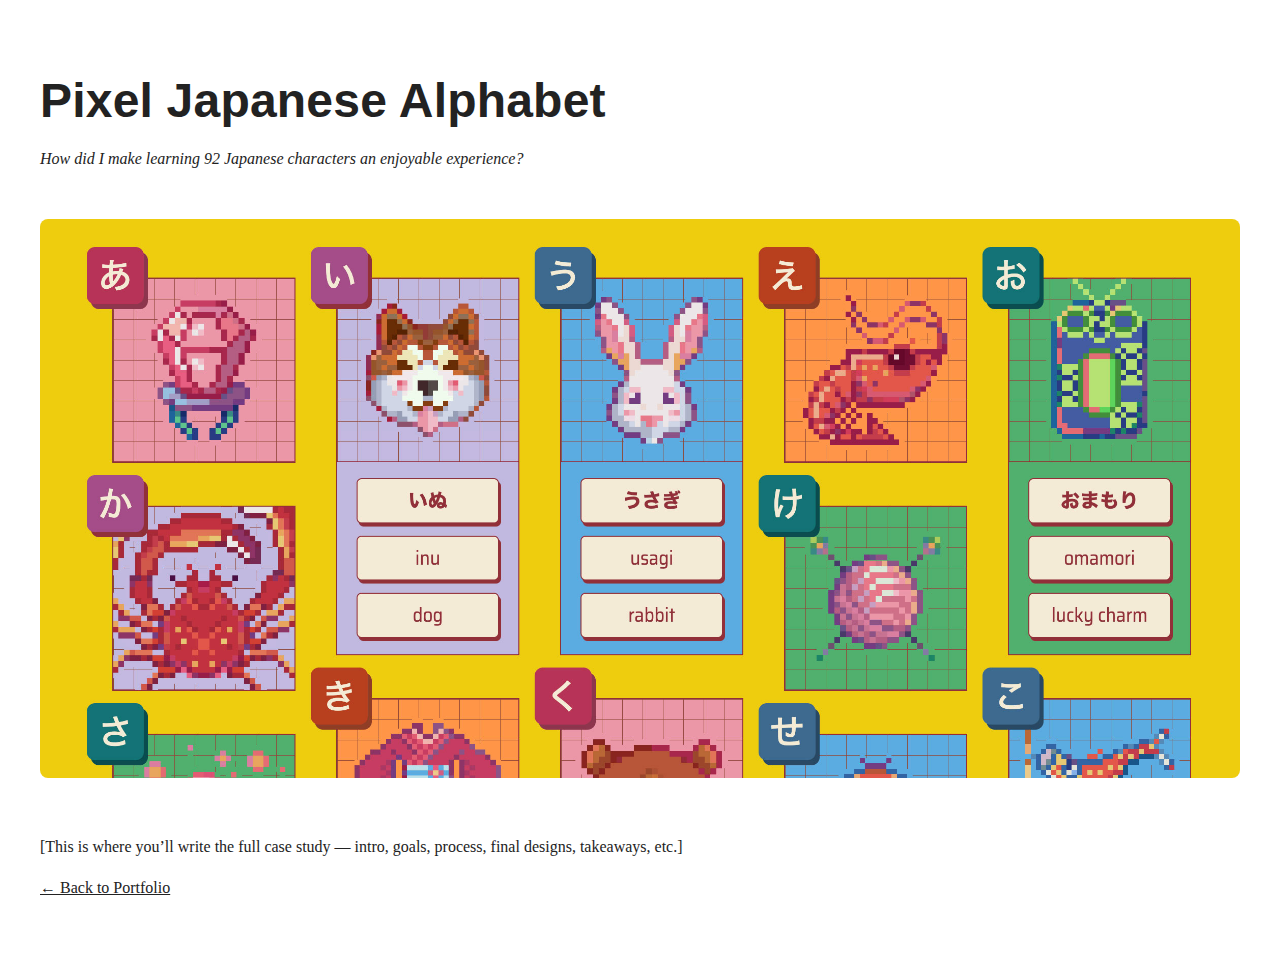
<file: pixel-japanese.html>
<!DOCTYPE html>
<html lang="en">
<head>
  <meta charset="UTF-8" />
  <meta name="viewport" content="width=device-width, initial-scale=1.0" />
  <title>Pixel Japanese Alphabet | Emily Tran</title>
  <link rel="stylesheet" href="css/style.css" />
</head>
<body>
  <main>
    <section>
      <h1>Pixel Japanese Alphabet</h1>
      <p><em>How did I make learning 92 Japanese characters an enjoyable experience?</em></p>

      <img src="images/pixel-japanese-thumb.jpg" alt="Pixel Japanese Alphabet thumbnail" style="max-width: 100%; border-radius: 8px; margin: 2rem 0;" />

      <p>[This is where you’ll write the full case study — intro, goals, process, final designs, takeaways, etc.]</p>

      <p><a href="index.html">← Back to Portfolio</a></p>
    </section>
  </main>
</body>
</html>
</file>
<file: css/style.css>
/* ---------------------------------- */
/* Base Reset & Typography */
/* ---------------------------------- */

html {
    font-size: 16px; /* base size */
  }
  
  body {
    font-family: 'Lora', serif;
    background-color: #ffffff;
    color: #222222;
    line-height: 1.6;
  }
  
  p, li {
    font-size: 1rem;
    margin-bottom: 1rem;
  }
  
  a {
    color: #222222;
    text-decoration: underline;
  }
  
  a:hover {
    color: #AD8A8A;
  }
  
  /* ---------------------------------- */
  /* Headings */
  /* ---------------------------------- */
  
  h1, h2, h3 {
    font-family: 'Source Sans Pro', sans-serif;
    font-weight: 700;
    color: #222222;
    letter-spacing: 0.2px;
    margin-bottom: 0.5rem;
  }
  
  h1 {
    font-size: 2.5rem;
    line-height: 1.2;
  }
  
  h2 {
    font-size: 2rem;
    line-height: 1.3;
  }
  
  h3 {
    font-size: 1.5rem;
    line-height: 1.4;
  }
  
  @media (min-width: 768px) {
    h1 { font-size: 3rem; }
    h2 { font-size: 2.25rem; }
  }

    /* ---------------------------------- */
  /* Navigation */
  /* ---------------------------------- */

  .site-nav {
    display: flex;
    align-items: center;
    justify-content: space-between;
    flex-wrap: wrap;
    padding: 1rem 1.5rem;
    font-family: 'Source Sans Pro', sans-serif;
  }
  
  .site-nav .logo {
    font-weight: 700;
    font-size: 1.25rem;
  }
  
  .site-nav ul {
    list-style: none;
    display: flex;
    gap: 1.5rem;
    padding: 0;
    margin: 0;
  }
  
  .site-nav a {
    text-decoration: none;
    color: #222222;
    font-weight: 500;
    transition: color 0.2s ease;
  }
  
  .site-nav a:hover {
    color: #AD8A8A;
  }  
  
  /* ---------------------------------- */
  /* Layout Spacing */
  /* ---------------------------------- */
  
  main {
    padding: 2rem
  }  

  /* ---------------------------------- */
  /* Dark Mode */
  /* ---------------------------------- */
  header {
    position: relative;
  }
  
  #dark-mode-toggle {
    position: fixed;
    top: 1rem;
    right: 1rem;
    font-size: 1.5rem;
    background: none;
    border: none;
    cursor: pointer;
    color: inherit;
    padding: 0.5rem;
    z-index: 1000; /* make sure it stays on top */
    transition: transform 0.2s ease;
  }
  
  #dark-mode-toggle:hover {
    transform: scale(1.1);
  }  

  body.dark-mode h1,
body.dark-mode h2,
body.dark-mode h3 {
  color: #f0f0f0;
}
  
  body.dark-mode {
    background-color: #1e1e1e;
    color: #f0f0f0;
  }
  
  body.dark-mode header,
  body.dark-mode footer {
    background-color: #2b2b2b;
    color: #ccc;
  }
  
  body.dark-mode a {
    color: #f0f0f0;
  }
  
  body.dark-mode a:hover {
    color: #E3BEBE;
  }
  
  body.dark-mode #dark-mode-toggle {
    border-color: #444;
    color: #f0f0f0;
    background-color: #333;
  }  

    /* ---------------------------------- */
  /* Project */
  /* ---------------------------------- */

  .project {
    border: 1px solid #E3BEBE;
    border-radius: 12px;
    overflow: hidden;
    transition: box-shadow 0.3s ease;
    background-color: #fff;
  }
  
  .project a {
    display: flex;
    flex-direction: column;
    text-decoration: none;
    color: inherit;
  }
  
  .project-image img {
    width: 100%;
    height: auto;
    transition: transform 0.3s ease;
    display: block;
  }

  .project-image {
    overflow: hidden;
  }

  .project a:hover .project-image img {
    transform: scale(1.03);
  }
  
  .project-content {
    padding: 1rem;
  }
  
  .project h3 {
    margin-top: 0;
    margin-bottom: 0.5rem;
  }
  
  .project a {
    text-decoration: none;
    color: inherit;
    display: block;
  }
  
  .project img {
    width: 100%;
    height: auto;
    border: 1px solid #E3BEBE;
    border-radius: 8px;
  }
  
  .project h3 {
    margin-top: 1rem;
    margin-bottom: 0.25rem;
  }  
  .projects {
    display: grid;
    grid-template-columns: 1fr;
    gap: 2.5rem;
  }
  
  @media (min-width: 768px) {
    .projects {
      grid-template-columns: repeat(auto-fit, minmax(300px, 1fr));
    }
  }
</file>
